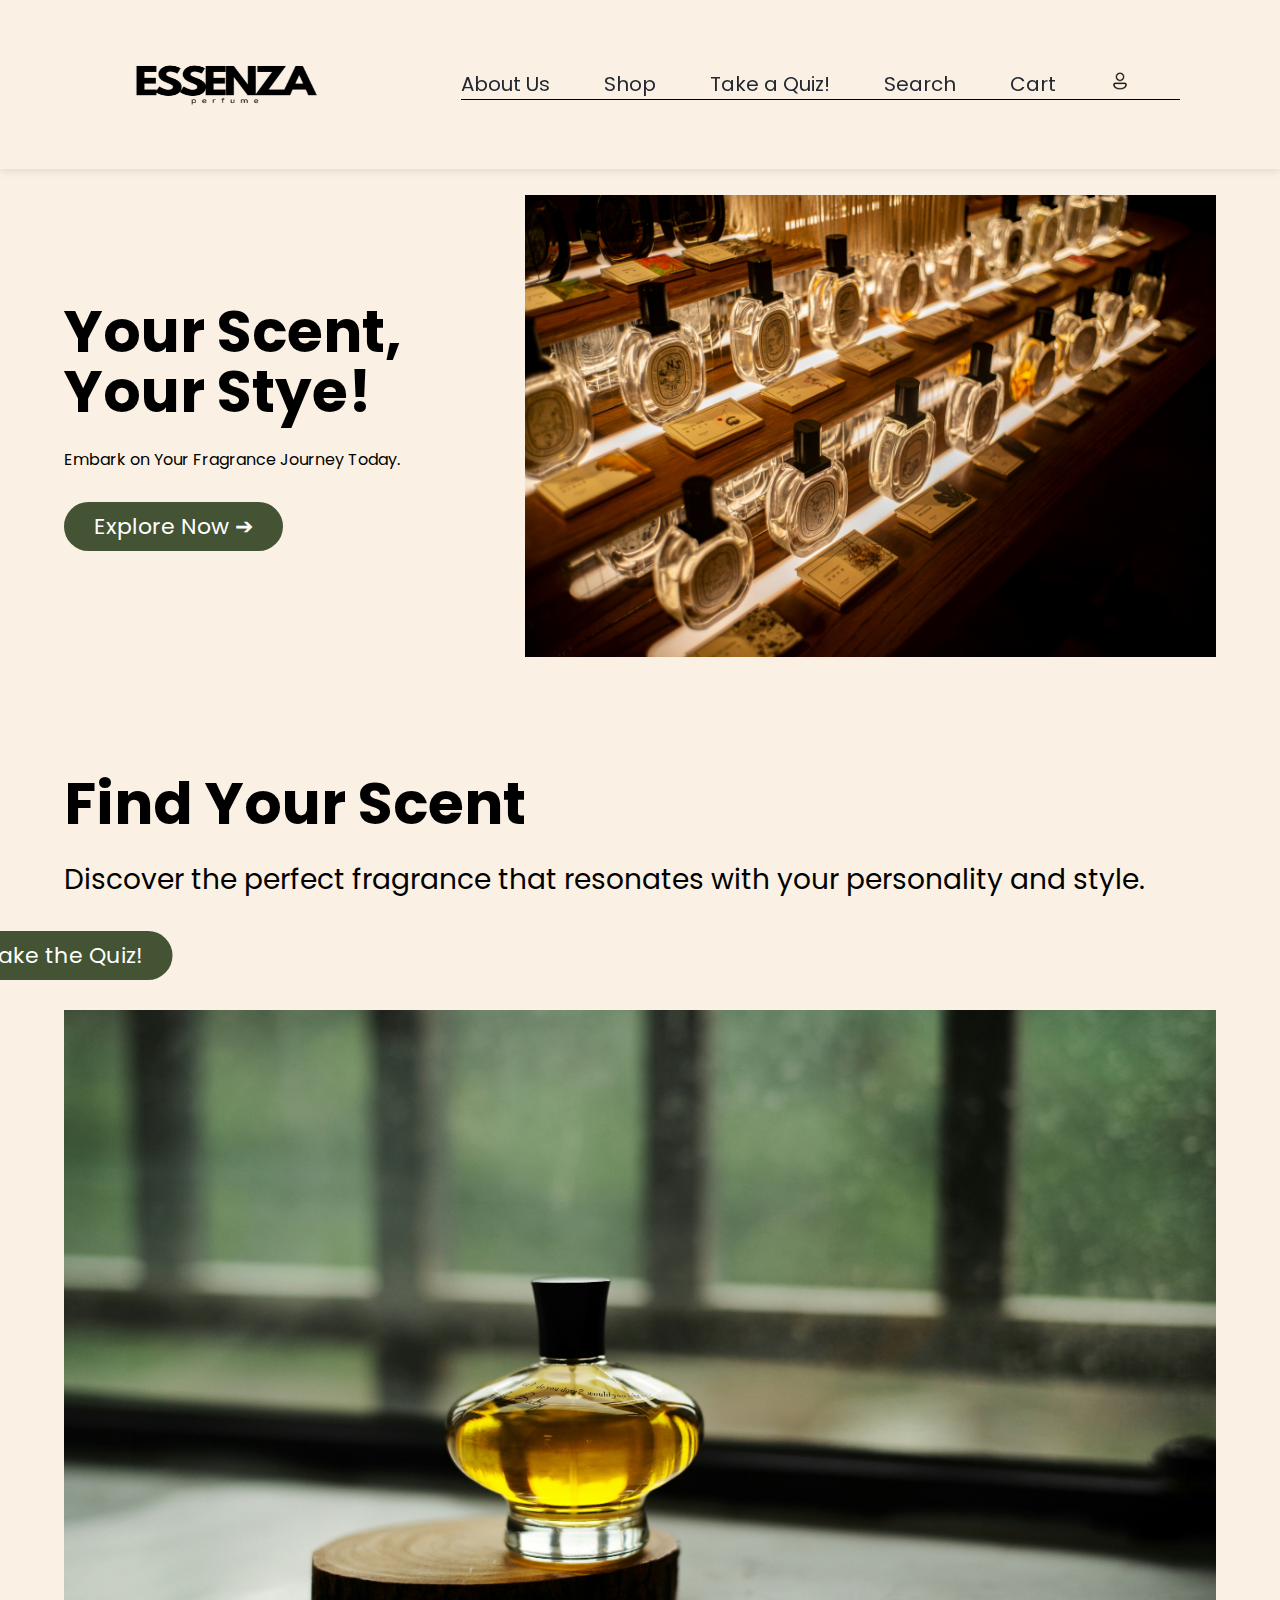
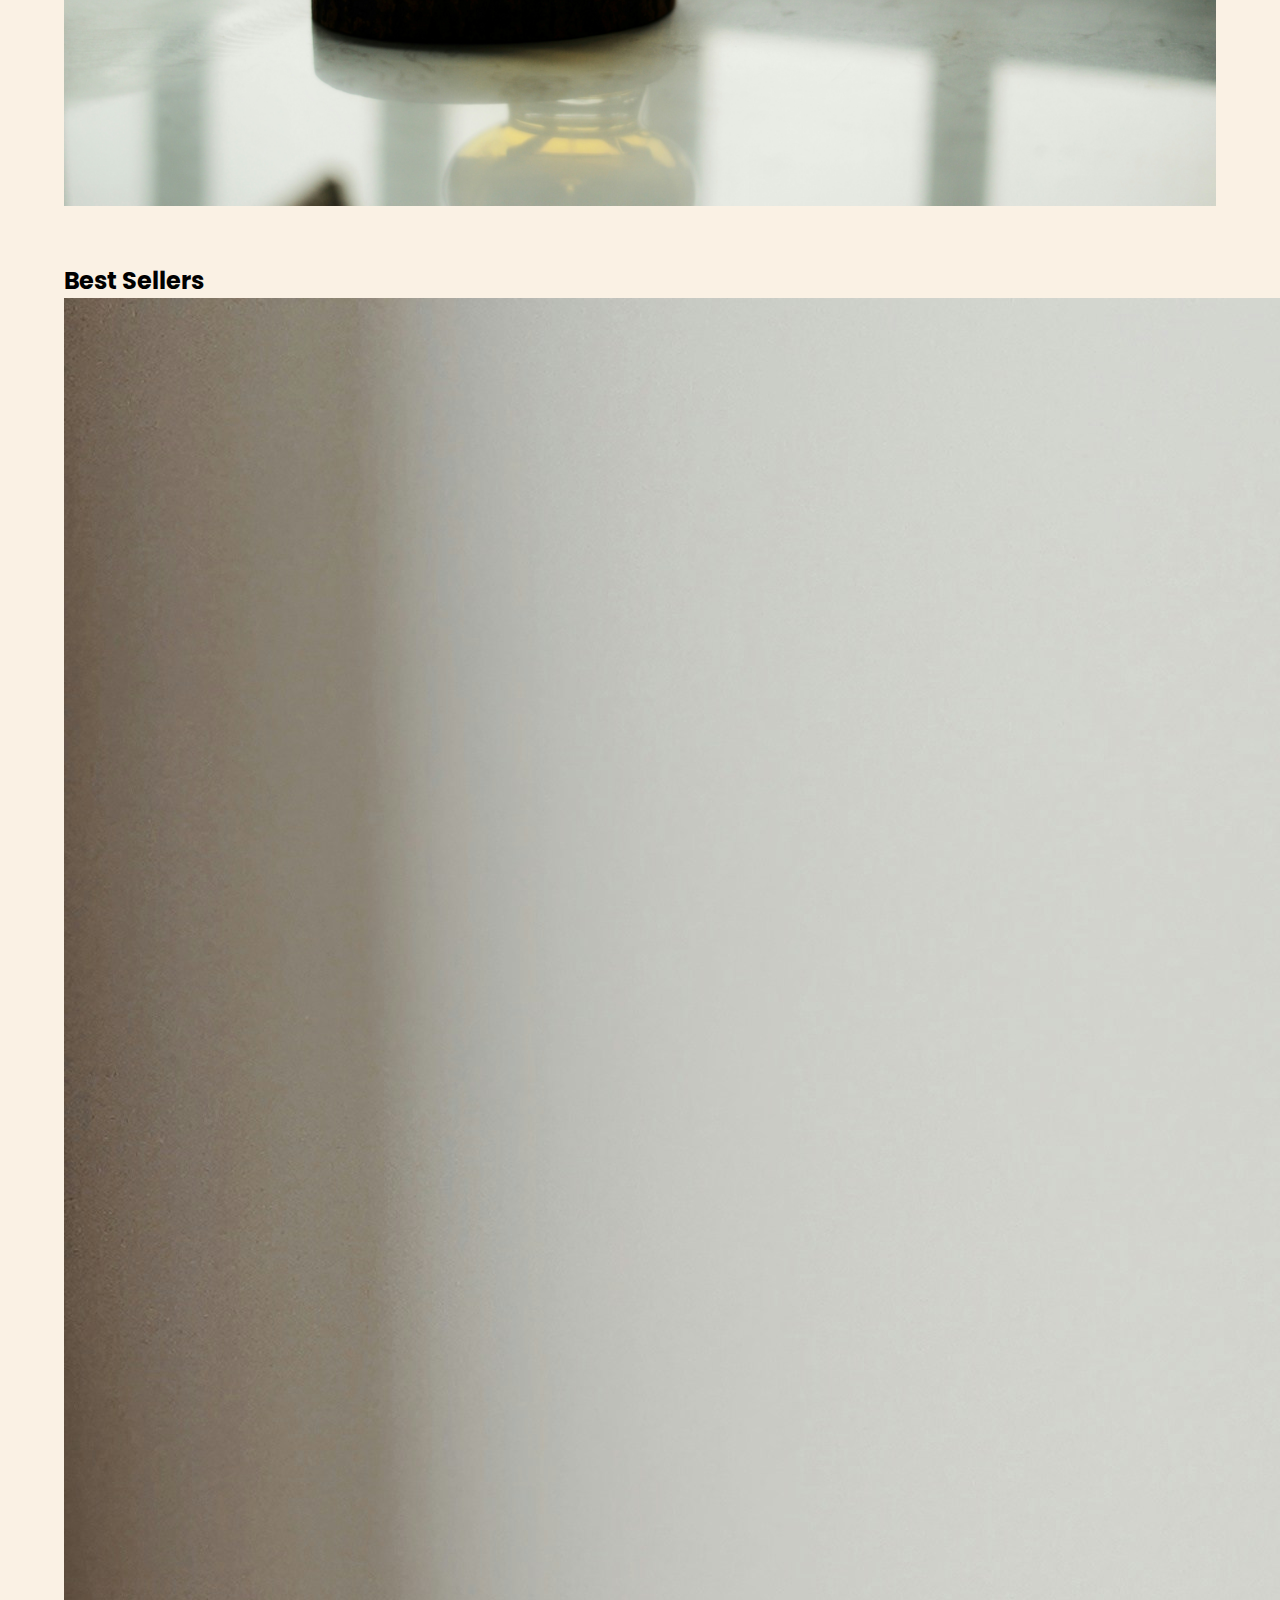
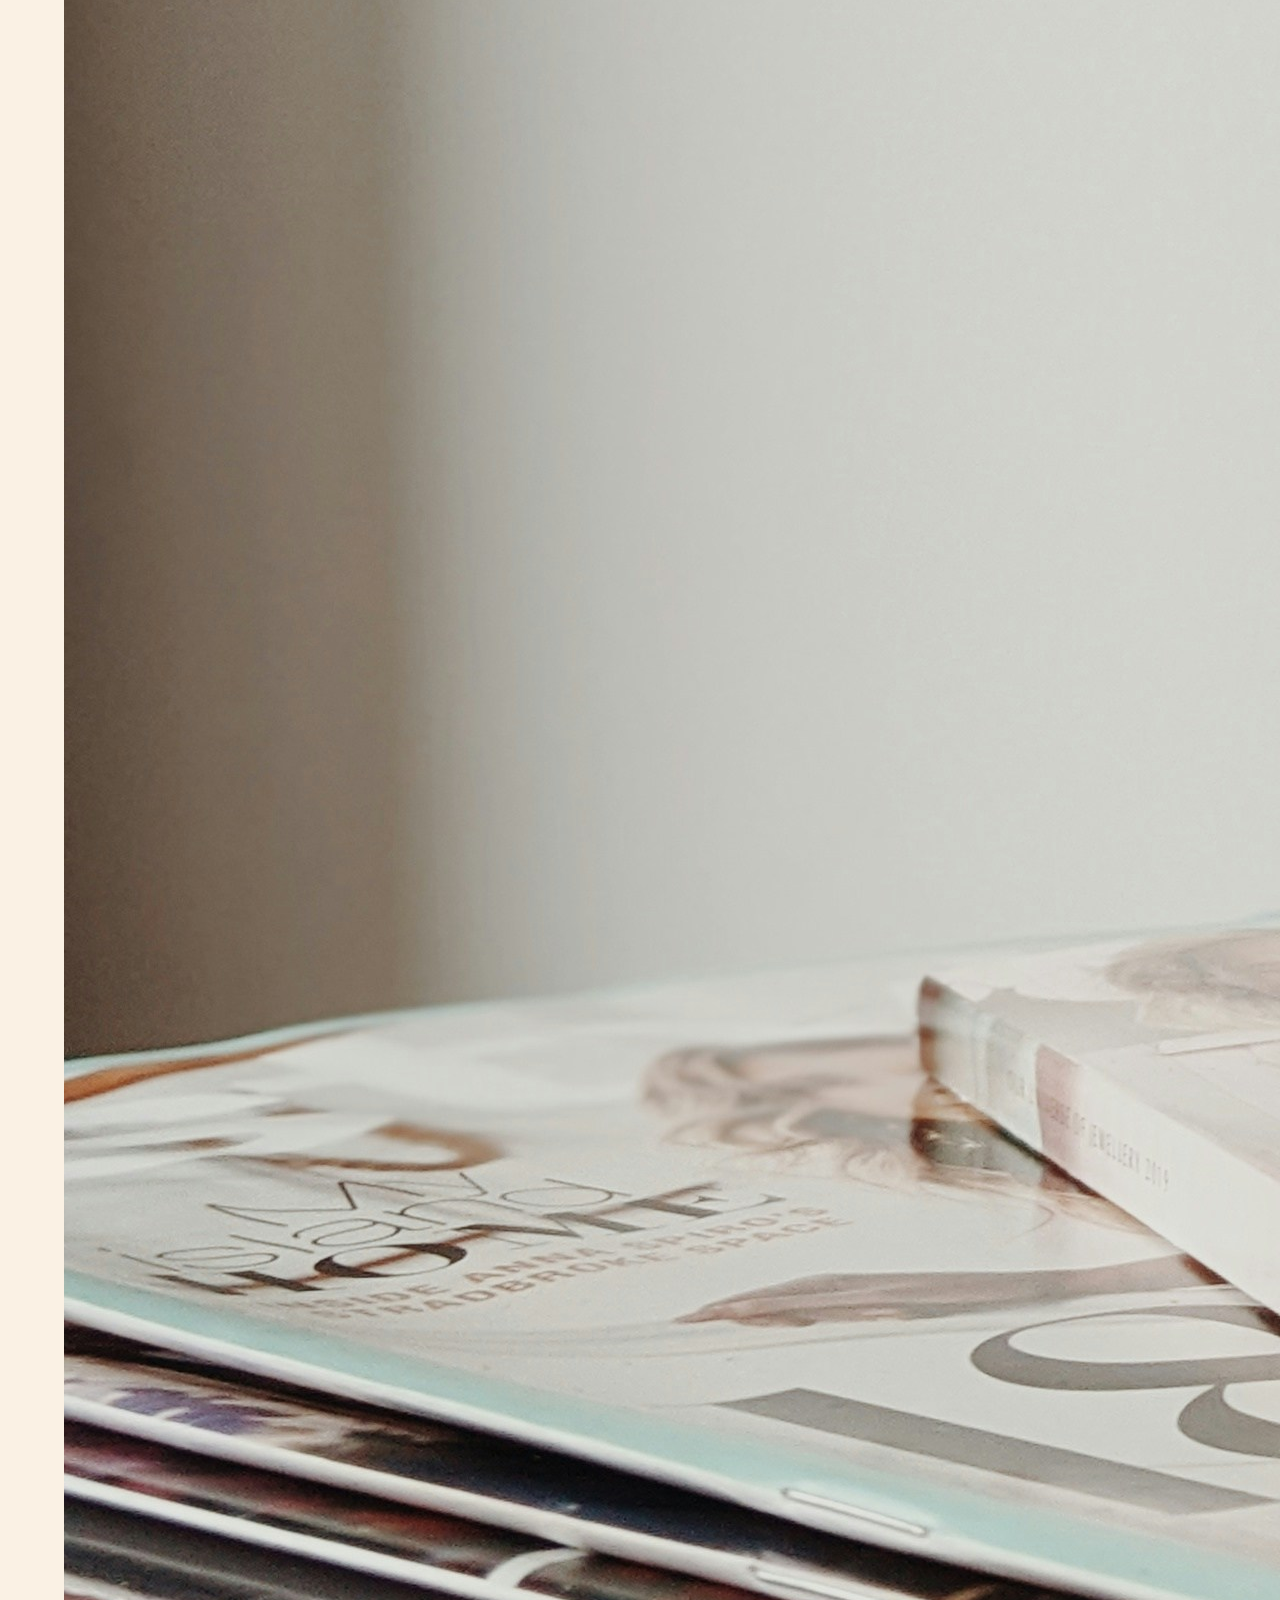
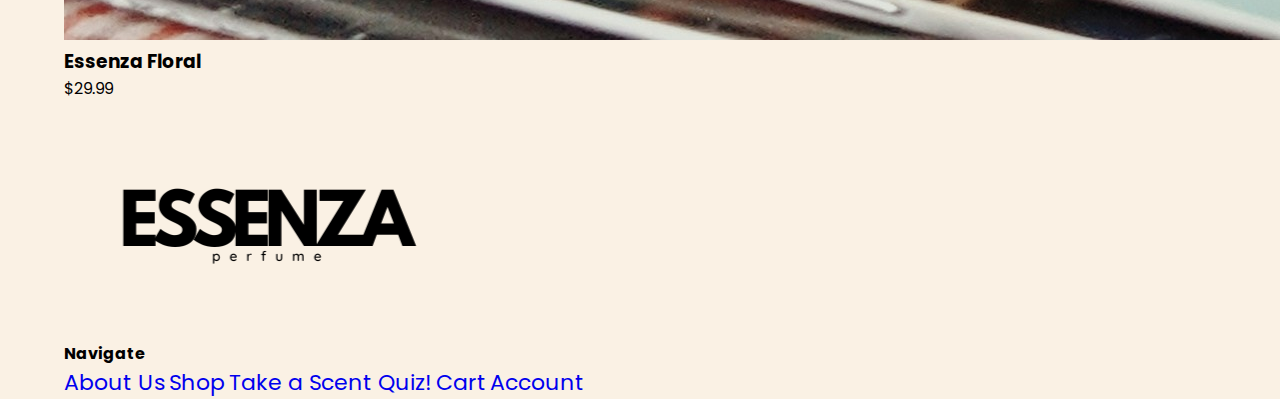
<file: index.html>
<!DOCTYPE html>
<html lang="en">
<head>
    <meta charset="UTF-8">
    <meta name="viewport" content="width=device-width, initial-scale=1.0">
    <title>ESSENZA</title>
    <link rel="stylesheet" href="style.css">
    <link rel="preconnect" href="https://fonts.googleapis.com">
<link rel="preconnect" href="https://fonts.gstatic.com" crossorigin>
<link href="https://fonts.googleapis.com/css2?family=Poppins:ital,wght@0,100;0,200;0,300;0,400;0,500;0,600;0,700;0,800;0,900;1,100;1,200;1,300;1,400;1,500;1,600;1,700;1,800;1,900&display=swap" rel="stylesheet">
</head>
<body>
    <!-- Header Navbar-->
    <header class="navbar">
        <div class="container navbar_content">
            <div class="navbar_logo"><a href="index.html"><img src="images/logo.png" alt="Essenza logo"></a></div>
            <div class="navbar_menu">
                <ul>
                    <li><a href="">About Us</a></li>
                    <li><a href="explore.html">Shop</a></li>
                    <li><a href="">Take a Quiz!</a></li>
                    <li><a href="">Search</a></li>
                    <li><a href="">Cart</a></li>
                    <li><a href=""><img src="images/account.png" width="20px" height="20px" alt="account"></a></li>
                    </ul>
                </ul>
            </div>
        </div>
    </header>

    <!-- Hero Section-->
     <section class="hero">
        <div class="container hero_content">
            <div class="hero_heading">
                <h1>Your Scent,<br>Your Stye!</h1>
                <p>Embark on Your Fragrance Journey Today.</p>
                <a href="explore.html" class="btn">Explore Now &#x2794;</a>
            </div>
            <div class="hero_image">
                <img src="images/jay-huang-TUUY5yORBc0-unsplash.jpg" alt="Perfume">
            </div>
        </div>
     </section>

     <!-- Quiz Section-->
    <section class="find-scent">
        <div class="container find-scent_content">
            <h2>Find Your Scent</h2>
            <p>Discover the perfect fragrance that resonates with your personality and style.</p>
            <a href="" class="btn">Take the Quiz!</a>
            <img src="images/21-swan-_7WfmjYokKU-unsplash.jpg" alt="Quiz Image">
        </div>
    </section>

    <!-- Best Sellers -->
  <section class="best-sellers">
    <div class="container">
      <h2 class="section-title">Best Sellers</h2>
      <div class="product-slider">
        <!-- Product Card -->
        <div class="product-card">
          <img src="images/lum-co-aZC7iL8XqL4-unsplash.jpg" alt="Product 1" class="product-card__image" />
          <h3 class="product-card__title">Essenza Floral</h3>
          <p class="product-card__price">$29.99</p>
        </div>
        <!-- Repeat or render dynamically -->
      </div>
    </div>
  </section>

  <!-- Footer -->
    <footer class="footer">
        <div class="container footer-content">
            <div class="footer-logo">
                <a href="index.html"><img src="images/logo.png"alt="Essenza Logo" /></a>
            </div>
            <div class="footer-nav">
                <h4>Navigate</h4>
                <a href="#about">About Us</a>
                <a href="explore.html">Shop</a>
                <a href="#quiz">Take a Scent Quiz!</a>
                <a href="#cart">Cart</a>
                <a href="#account">Account</a>
            </div>
        </div>
    </footer>

</body>
</html>
</file>
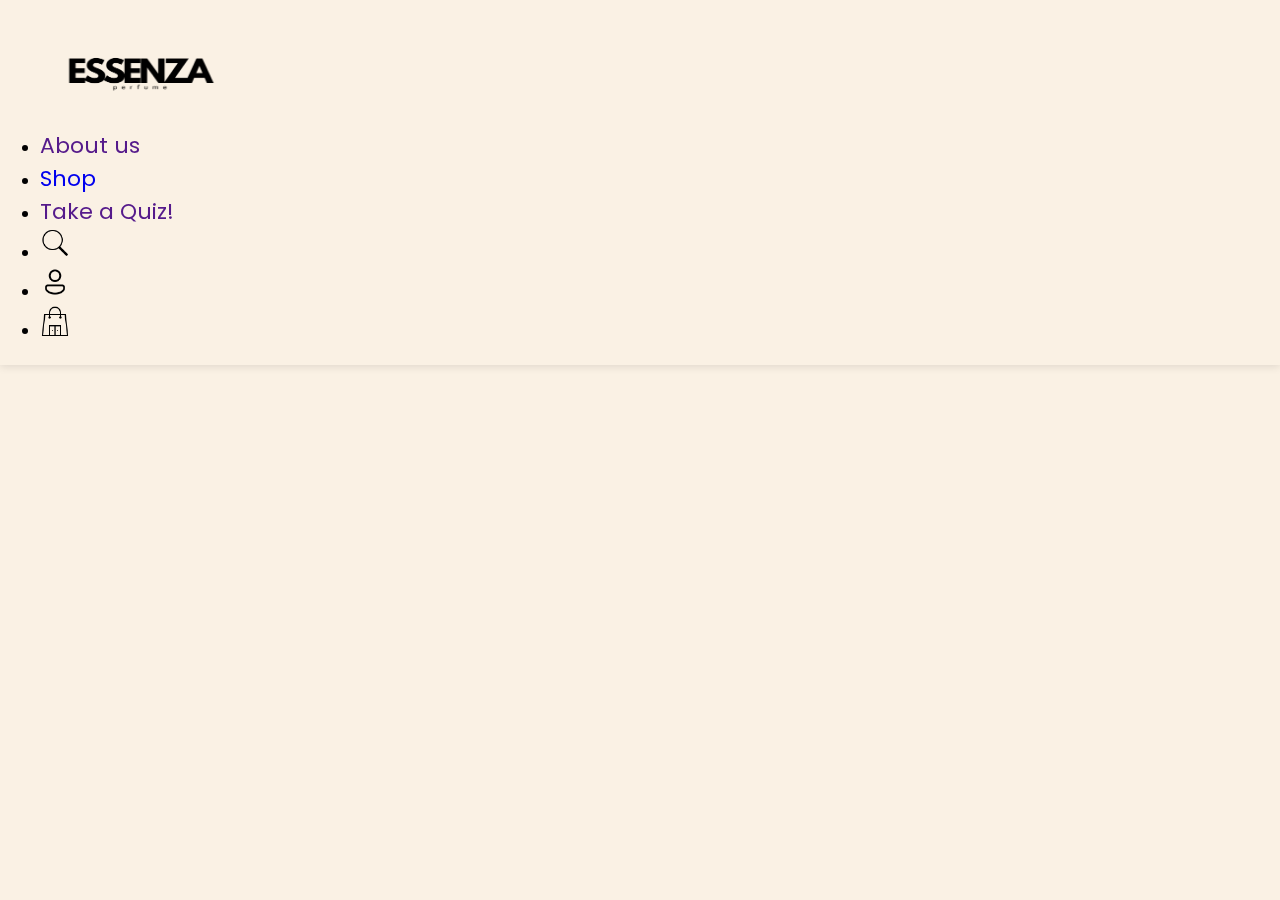
<file: explore.html>
<!DOCTYPE html>
<html lang="en">
<head>
    <meta charset="UTF-8">
    <meta name="viewport" content="width=device-width, initial-scale=1.0">
    <title>Explore</title>
    <link rel="stylesheet" href="style.css">
    <script src="script.js"></script>
    <link rel="preconnect" href="https://fonts.googleapis.com">
<link rel="preconnect" href="https://fonts.gstatic.com" crossorigin>
<link href="https://fonts.googleapis.com/css2?family=Poppins:ital,wght@0,100;0,200;0,300;0,400;0,500;0,600;0,700;0,800;0,900;1,100;1,200;1,300;1,400;1,500;1,600;1,700;1,800;1,900&display=swap" rel="stylesheet">
</head>
<body>
    <header class="header">
        <div class="container">
            <div class="navbar">
                 <div class="logo">
                    <a href="index.html"><img src="images/logo.png" width="200px" height="100px" alt=""></a>
                 </div>
                <nav>
                    <ul>
                        <li><a href="">About us</a></li>
                        <li><a href="explore.html">Shop</a></li>
                        <li><a href="">Take a Quiz!</a></li>
                        <li><a href=""><img src="images/search.png" width="30px" height="30px" alt="search"></a></li>
                        <li><a href=""><img src="images/account.png" width="30px" height="30px" alt="account"></a></li>
                        <li><a href=""><img src="images/cart.png" width="30px" height="30px" alt="cart"></a></li>
                    </ul>
                </nav>
                
            </div>
    </div>
    </header>

    <section>
        
    </section>


     <!-- Footer -->
    <footer class="footer">
        <div class="footer-content">
            <div class="footer-logo">
                <a href="index.html"><img src="images/logo.png"alt="Essenza Logo" /></a>
            </div>
            <div class="footer-nav">
                <h4>Navigate</h4>
                <a href="#about">About Us</a>
                <a href="explore.html">Shop</a>
                <a href="#quiz">Take a Scent Quiz!</a>
                <a href="#cart">Cart</a>
                <a href="#account">Account</a>
            </div>
        </div>
        <div class="footer-bottom">
            &copy; 2025 ESSENZA PERFUME
        </div>
    </footer>
</body>
</html>
</file>
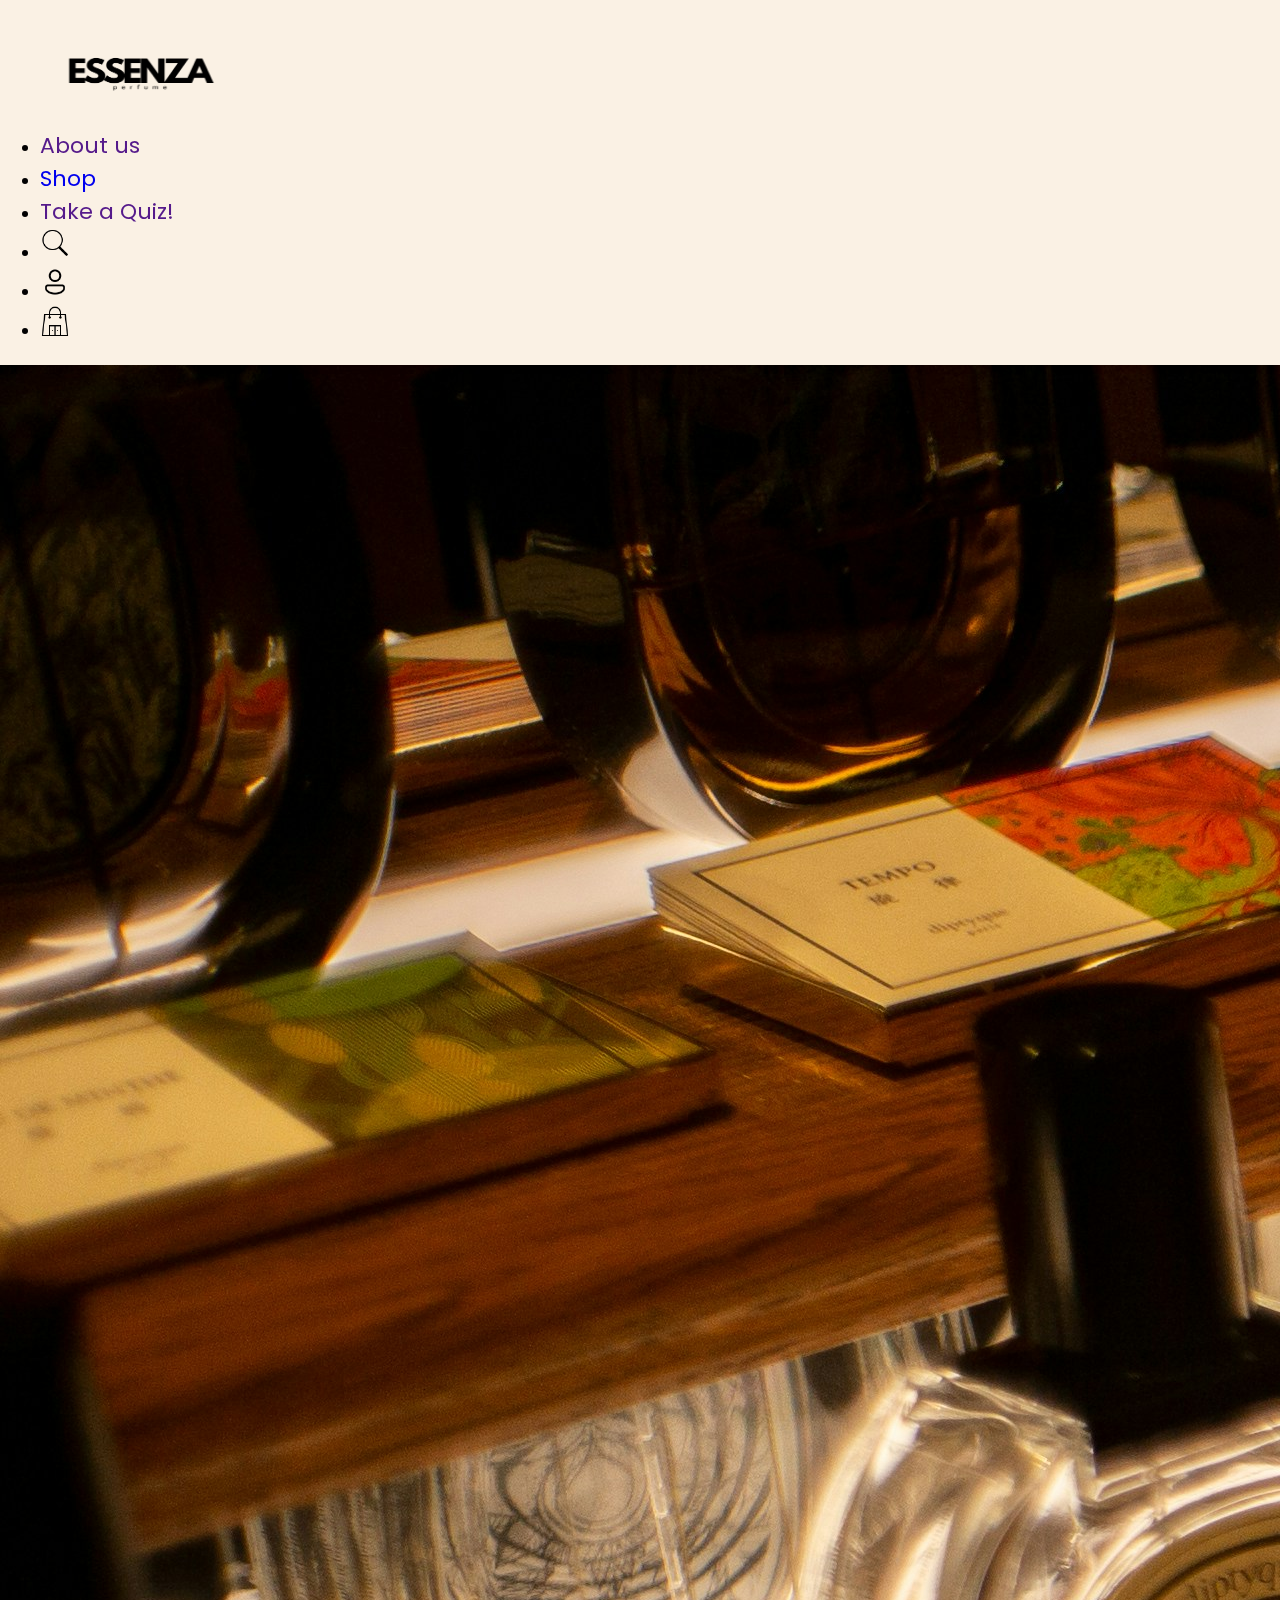
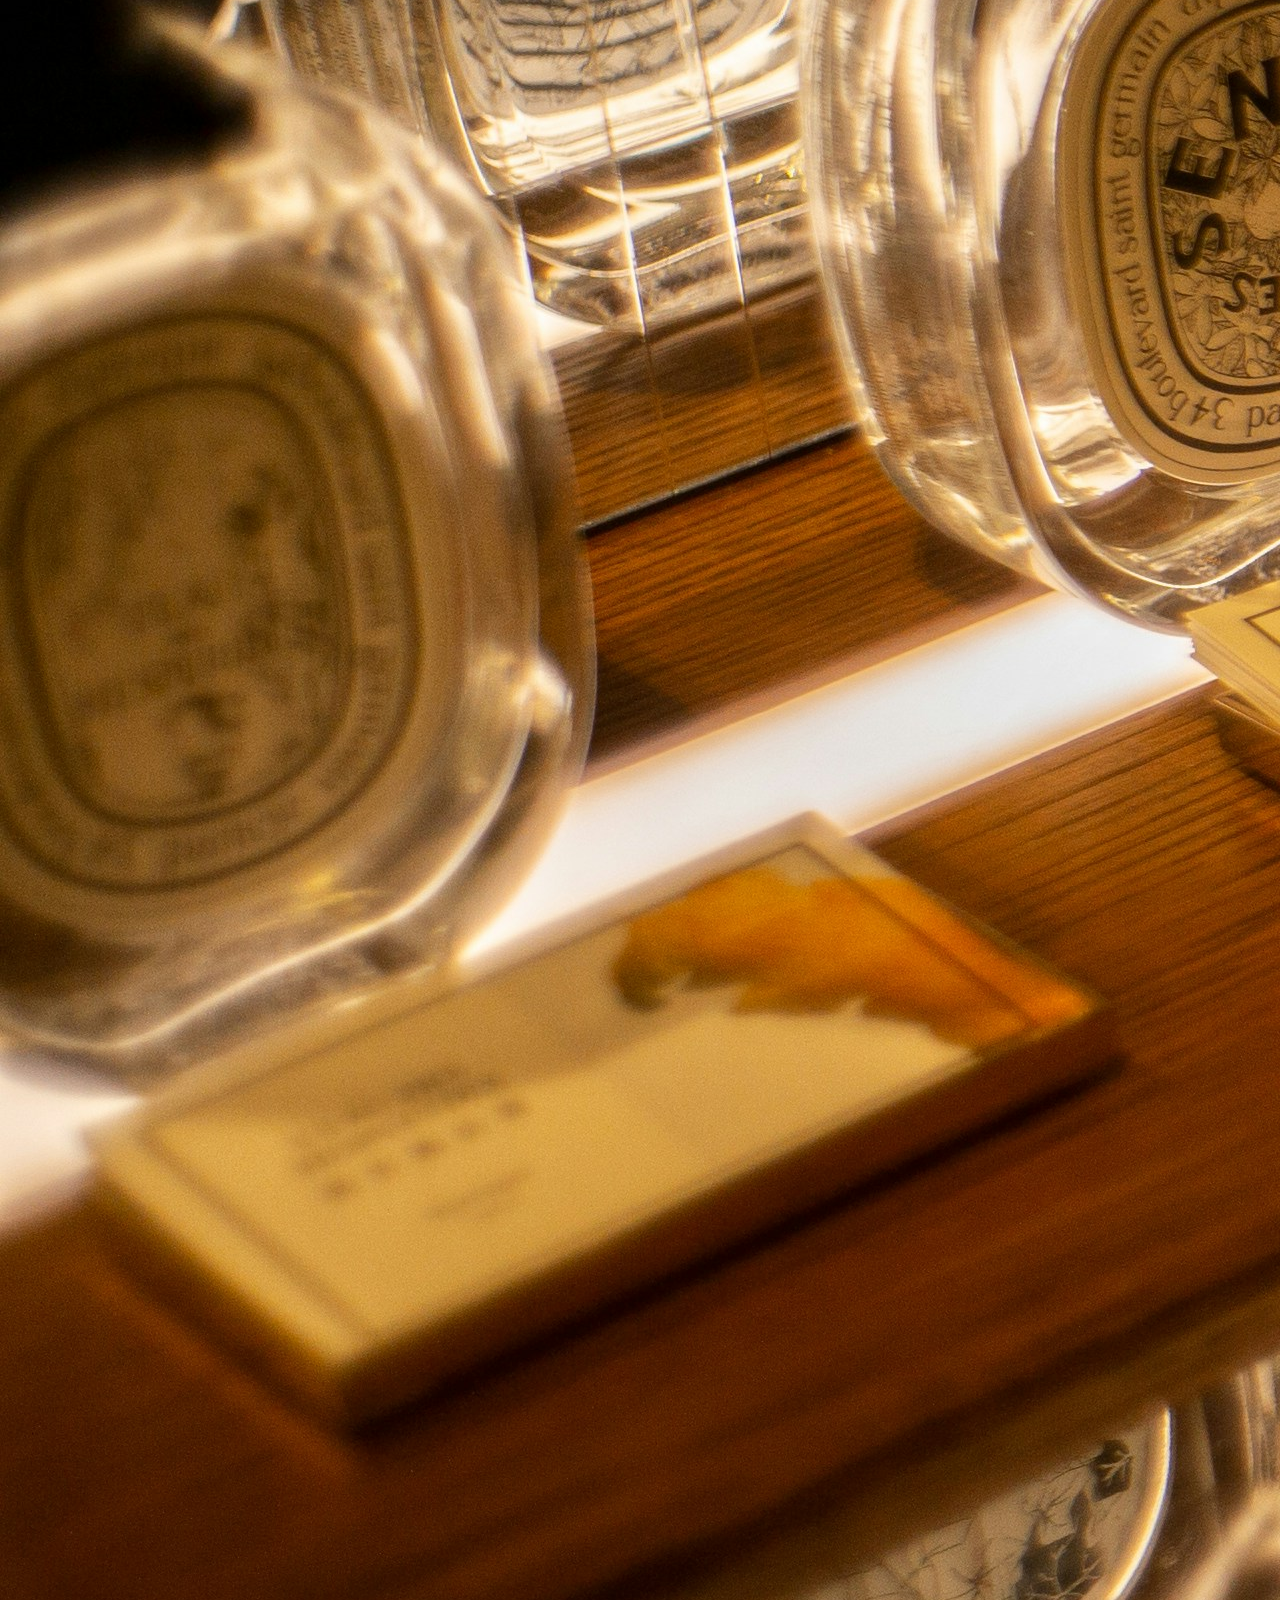
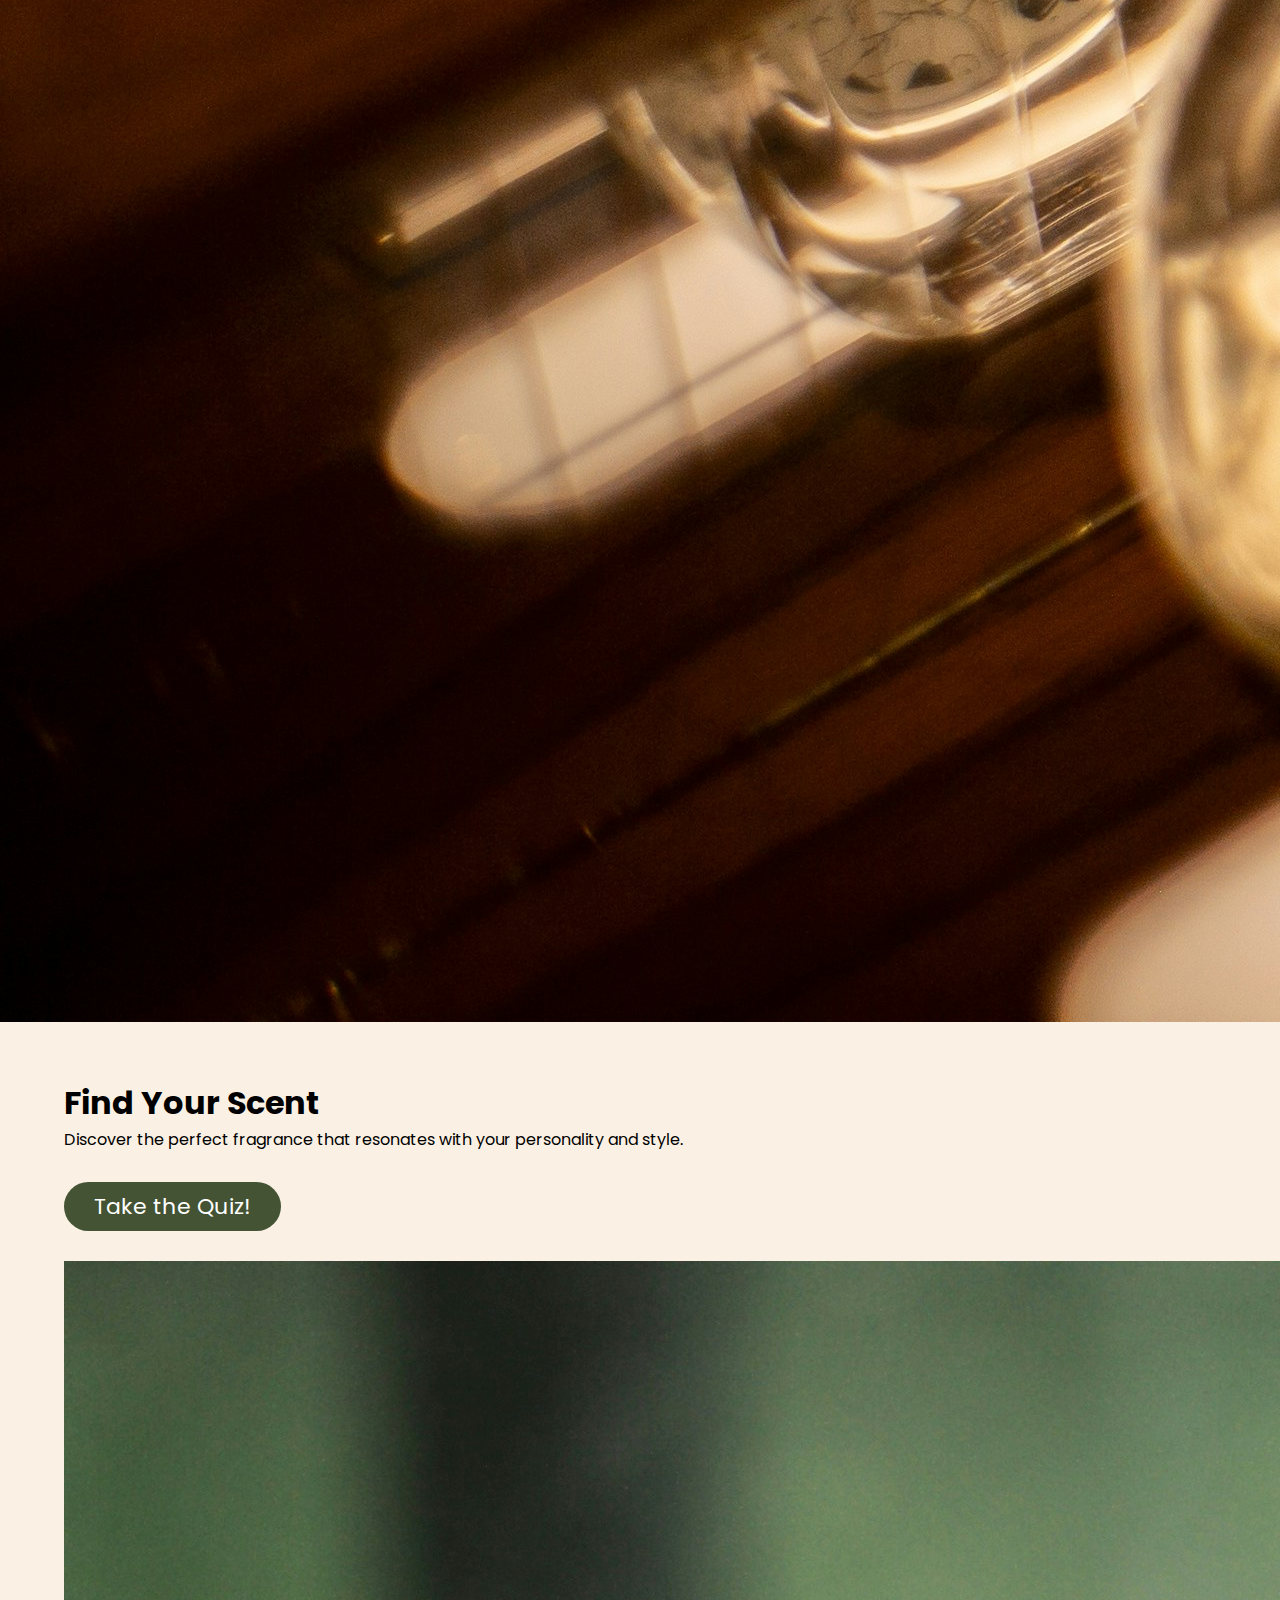
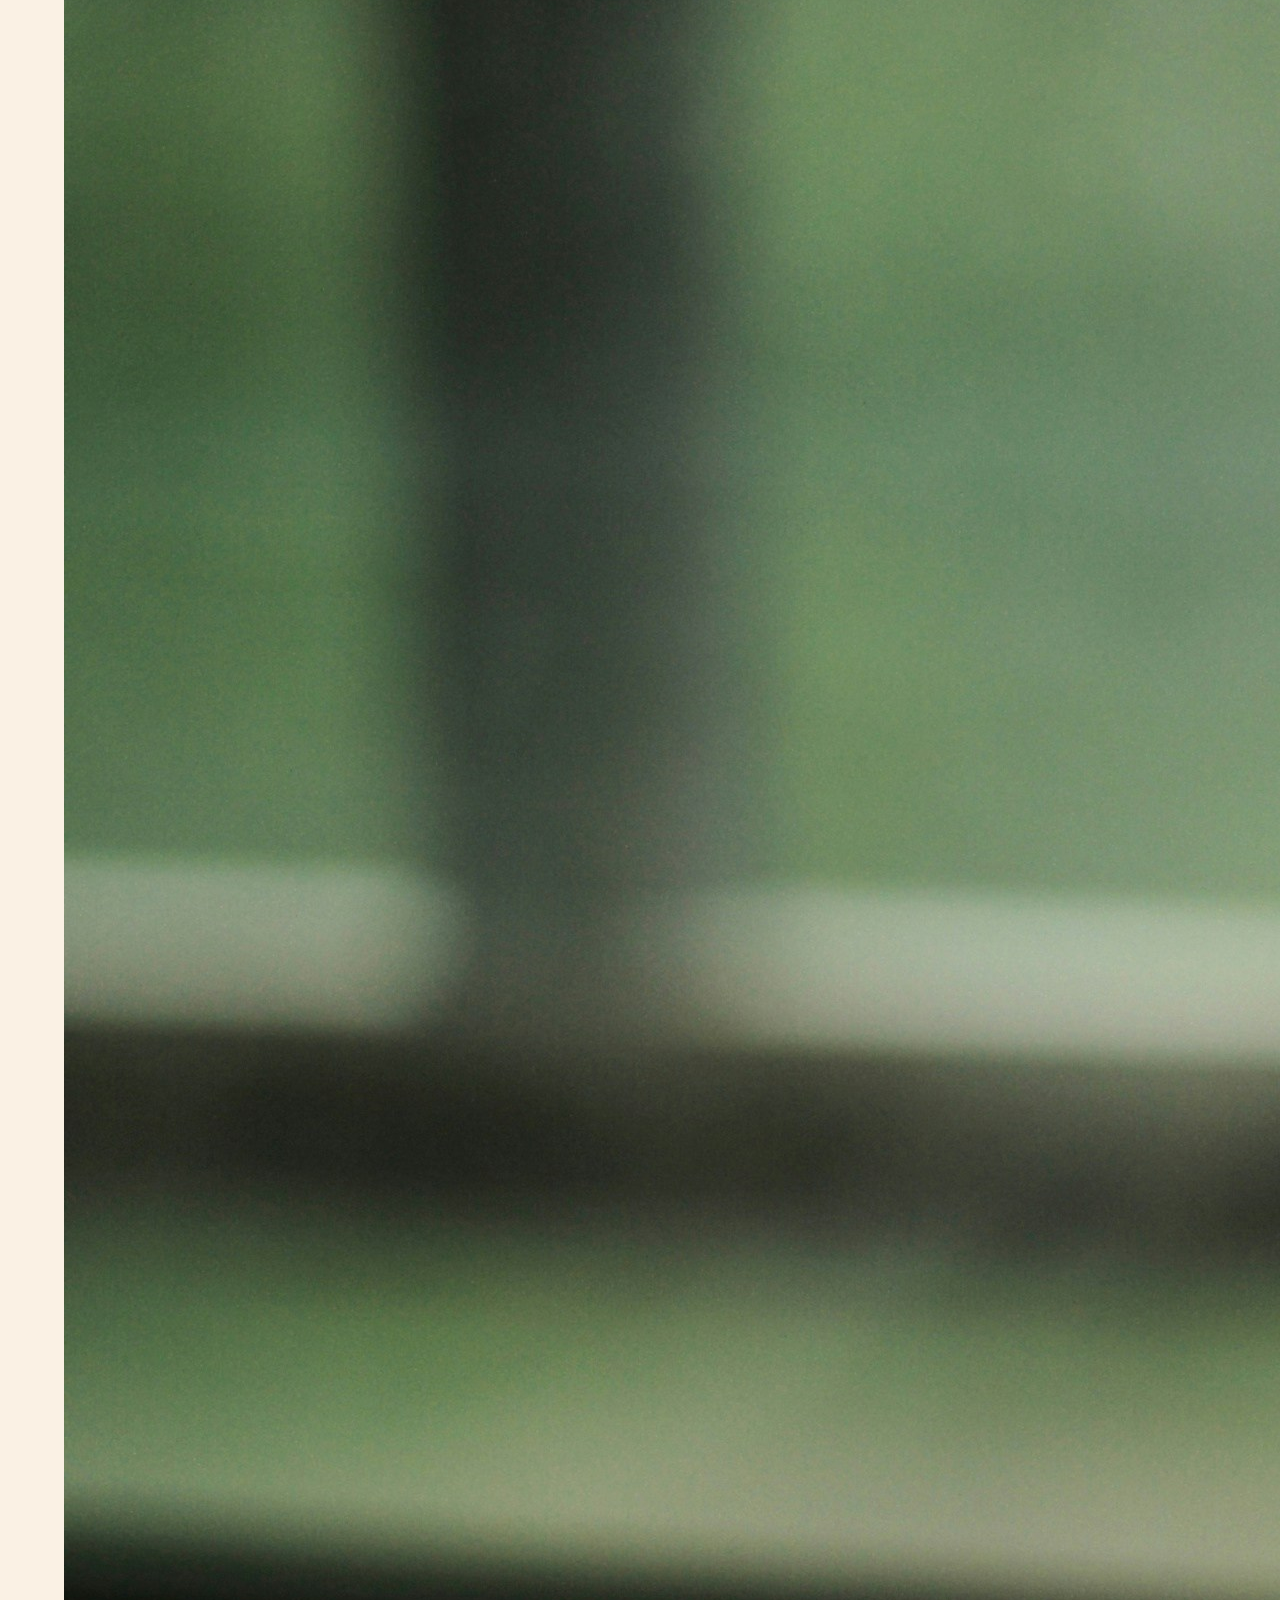
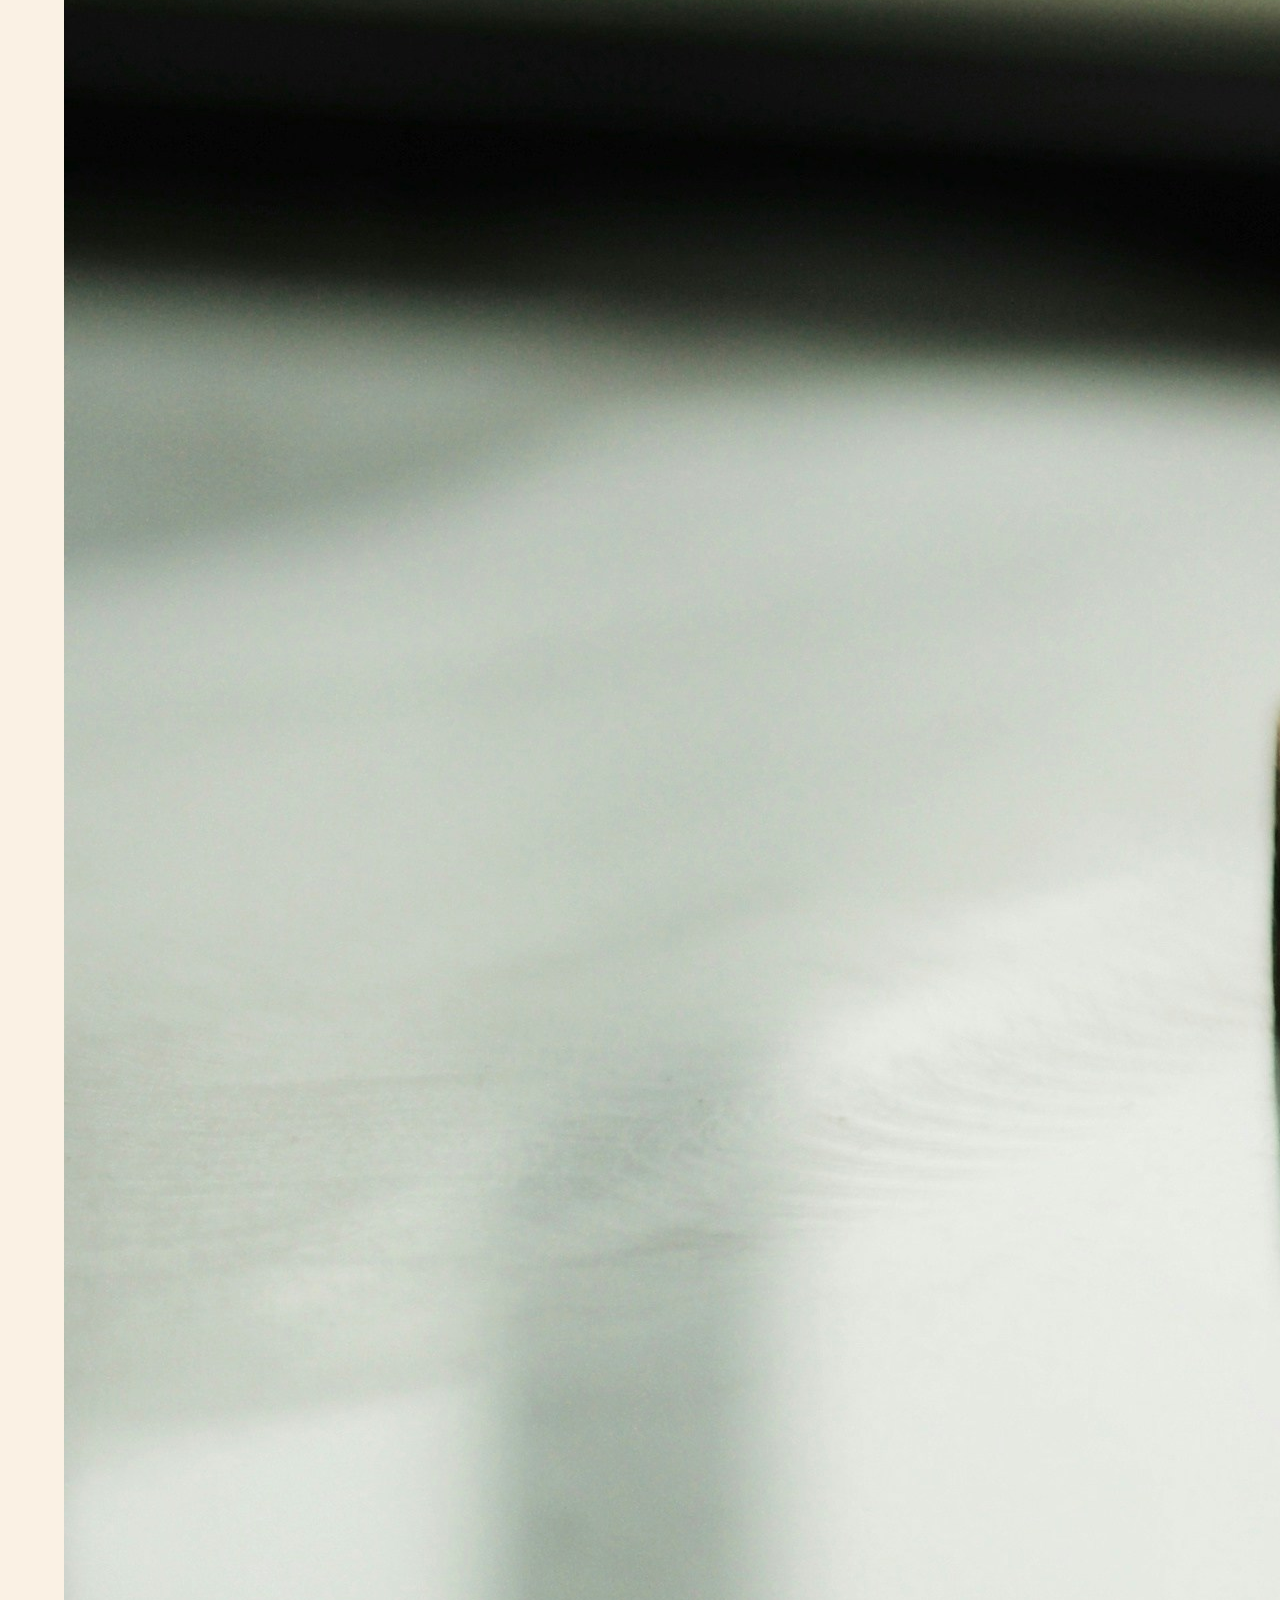
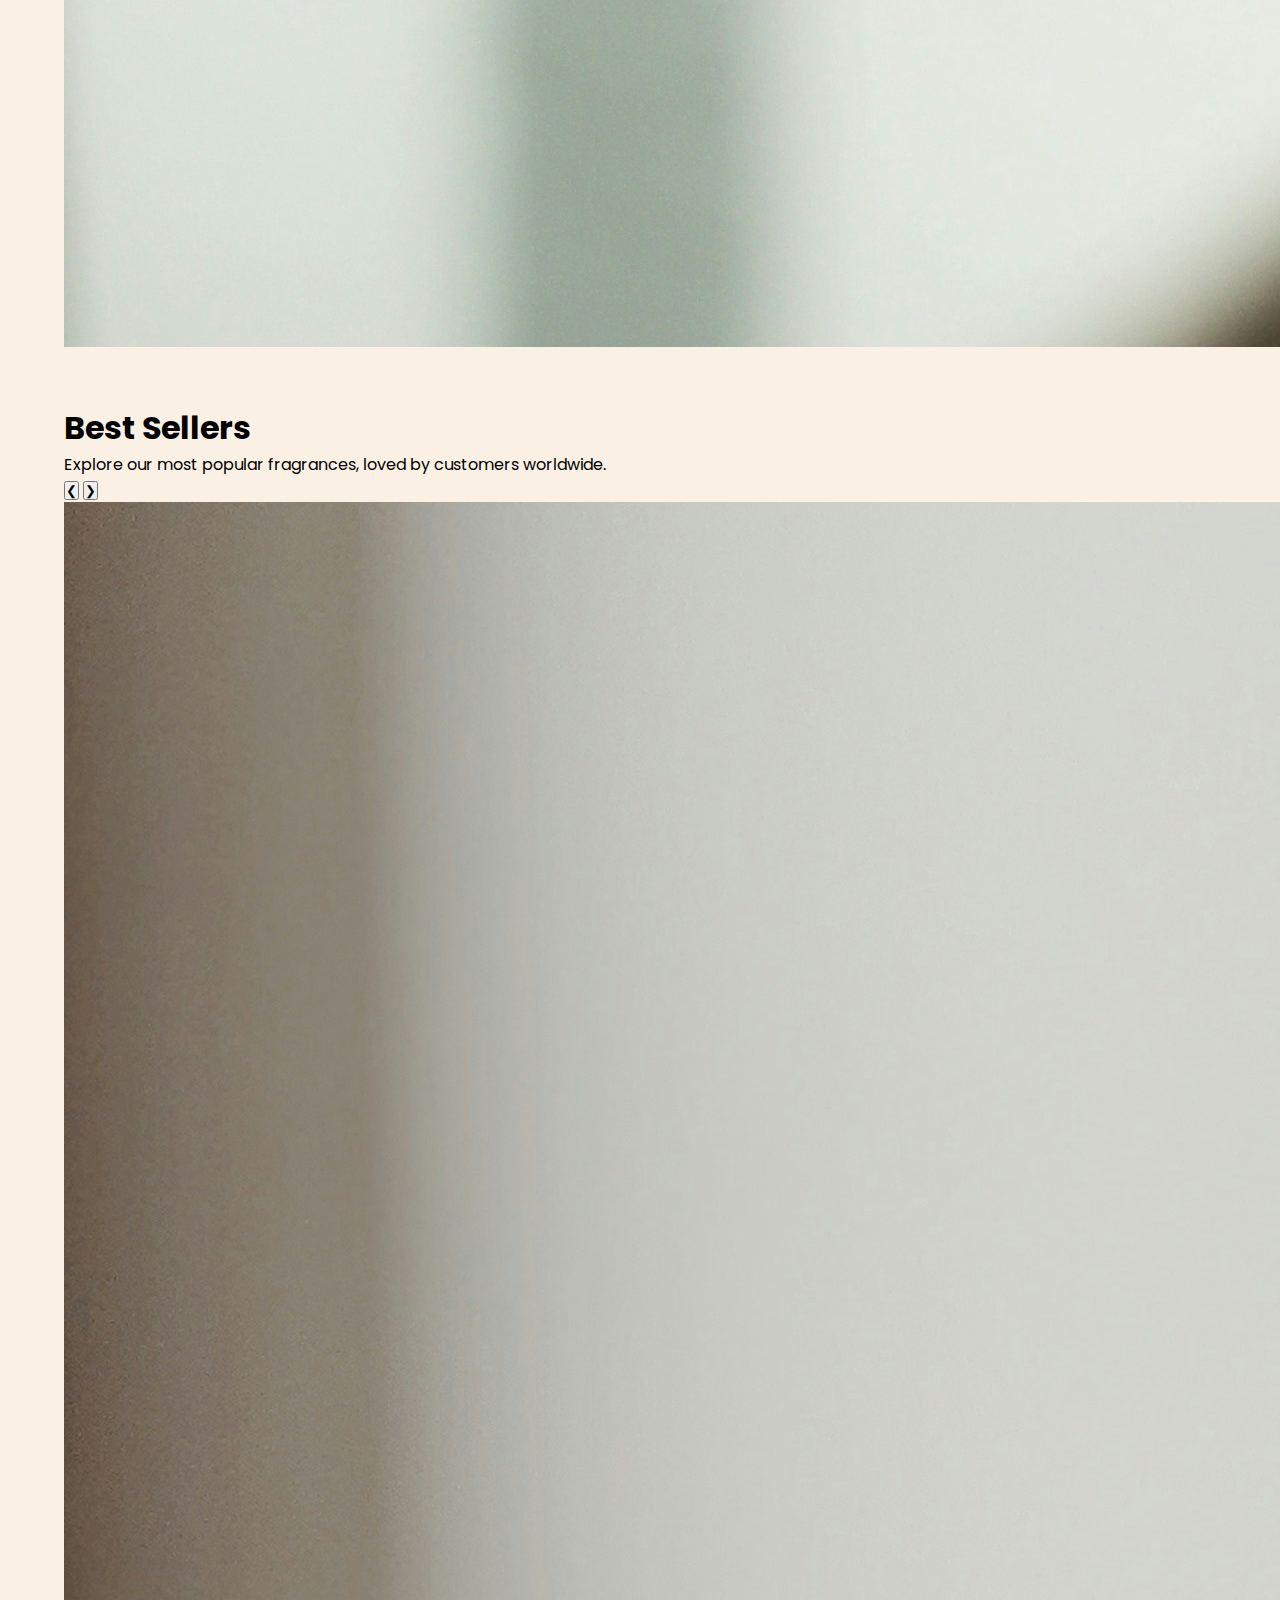
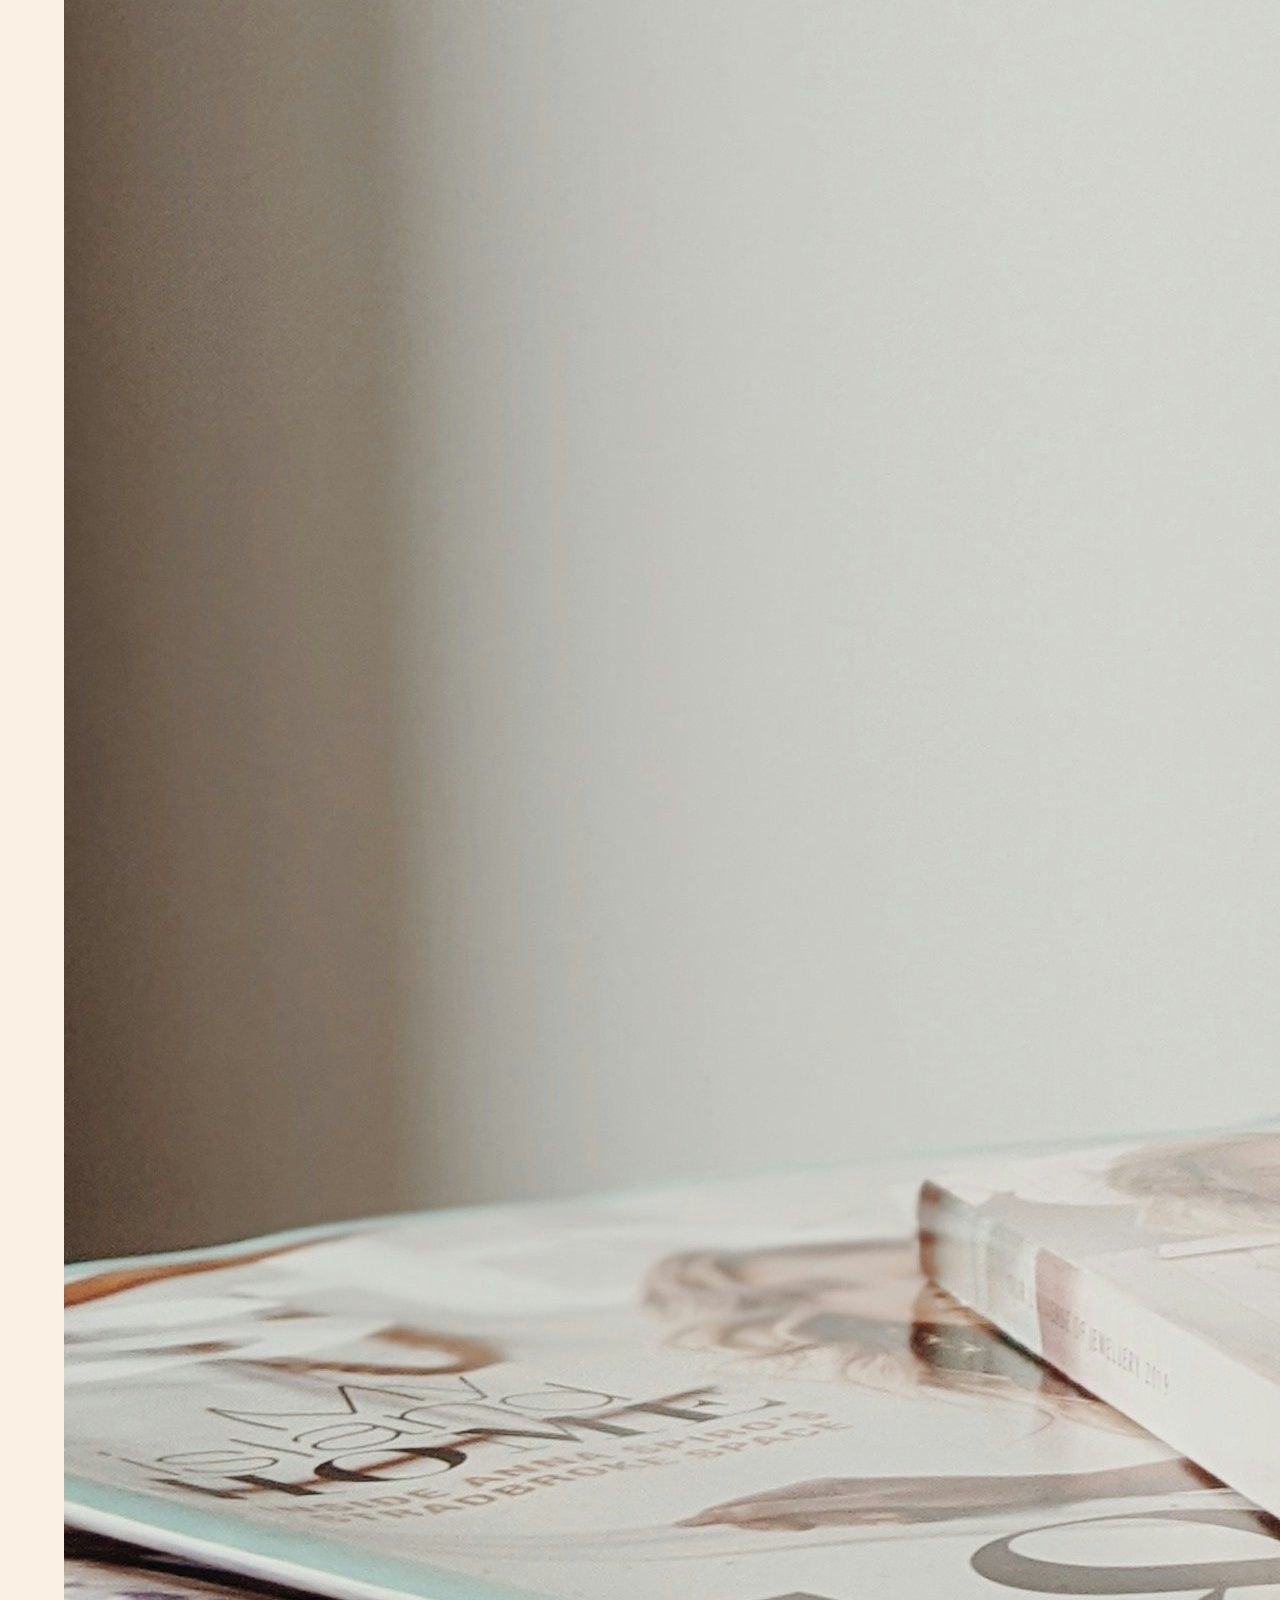
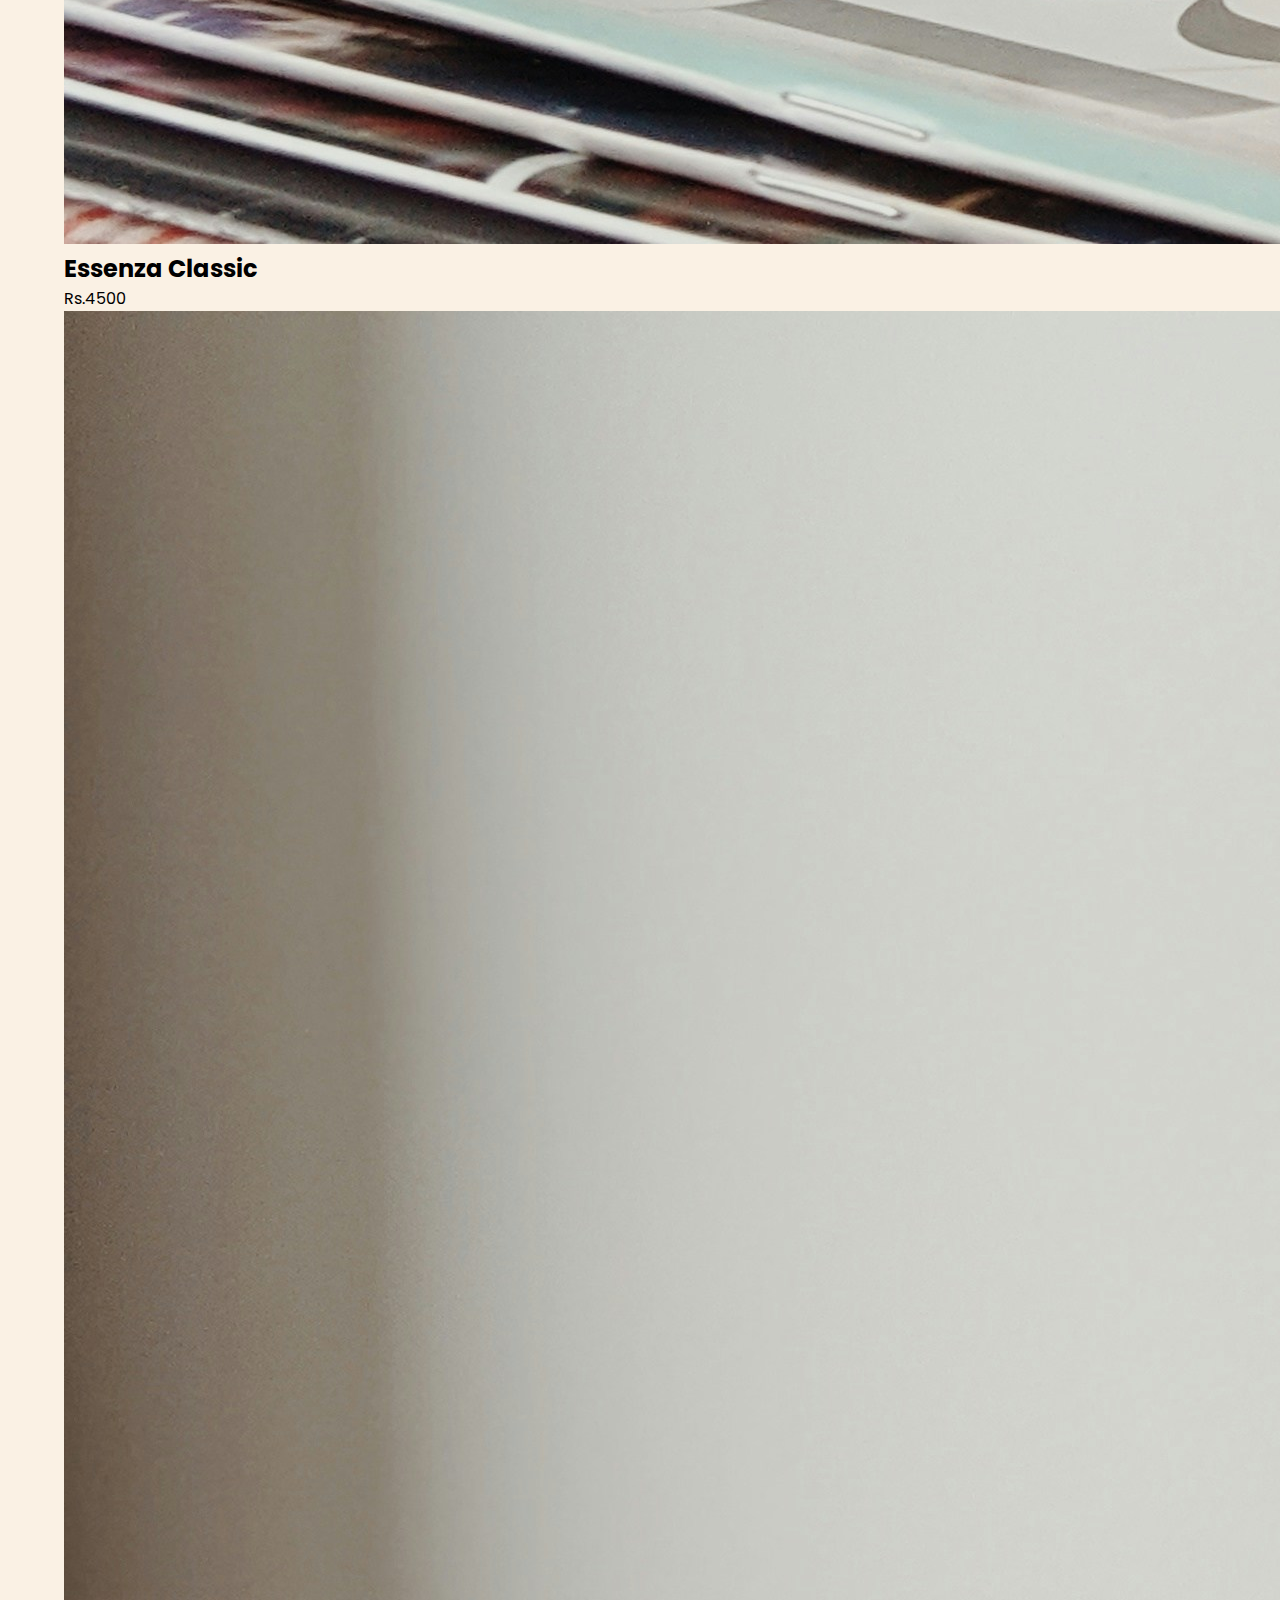
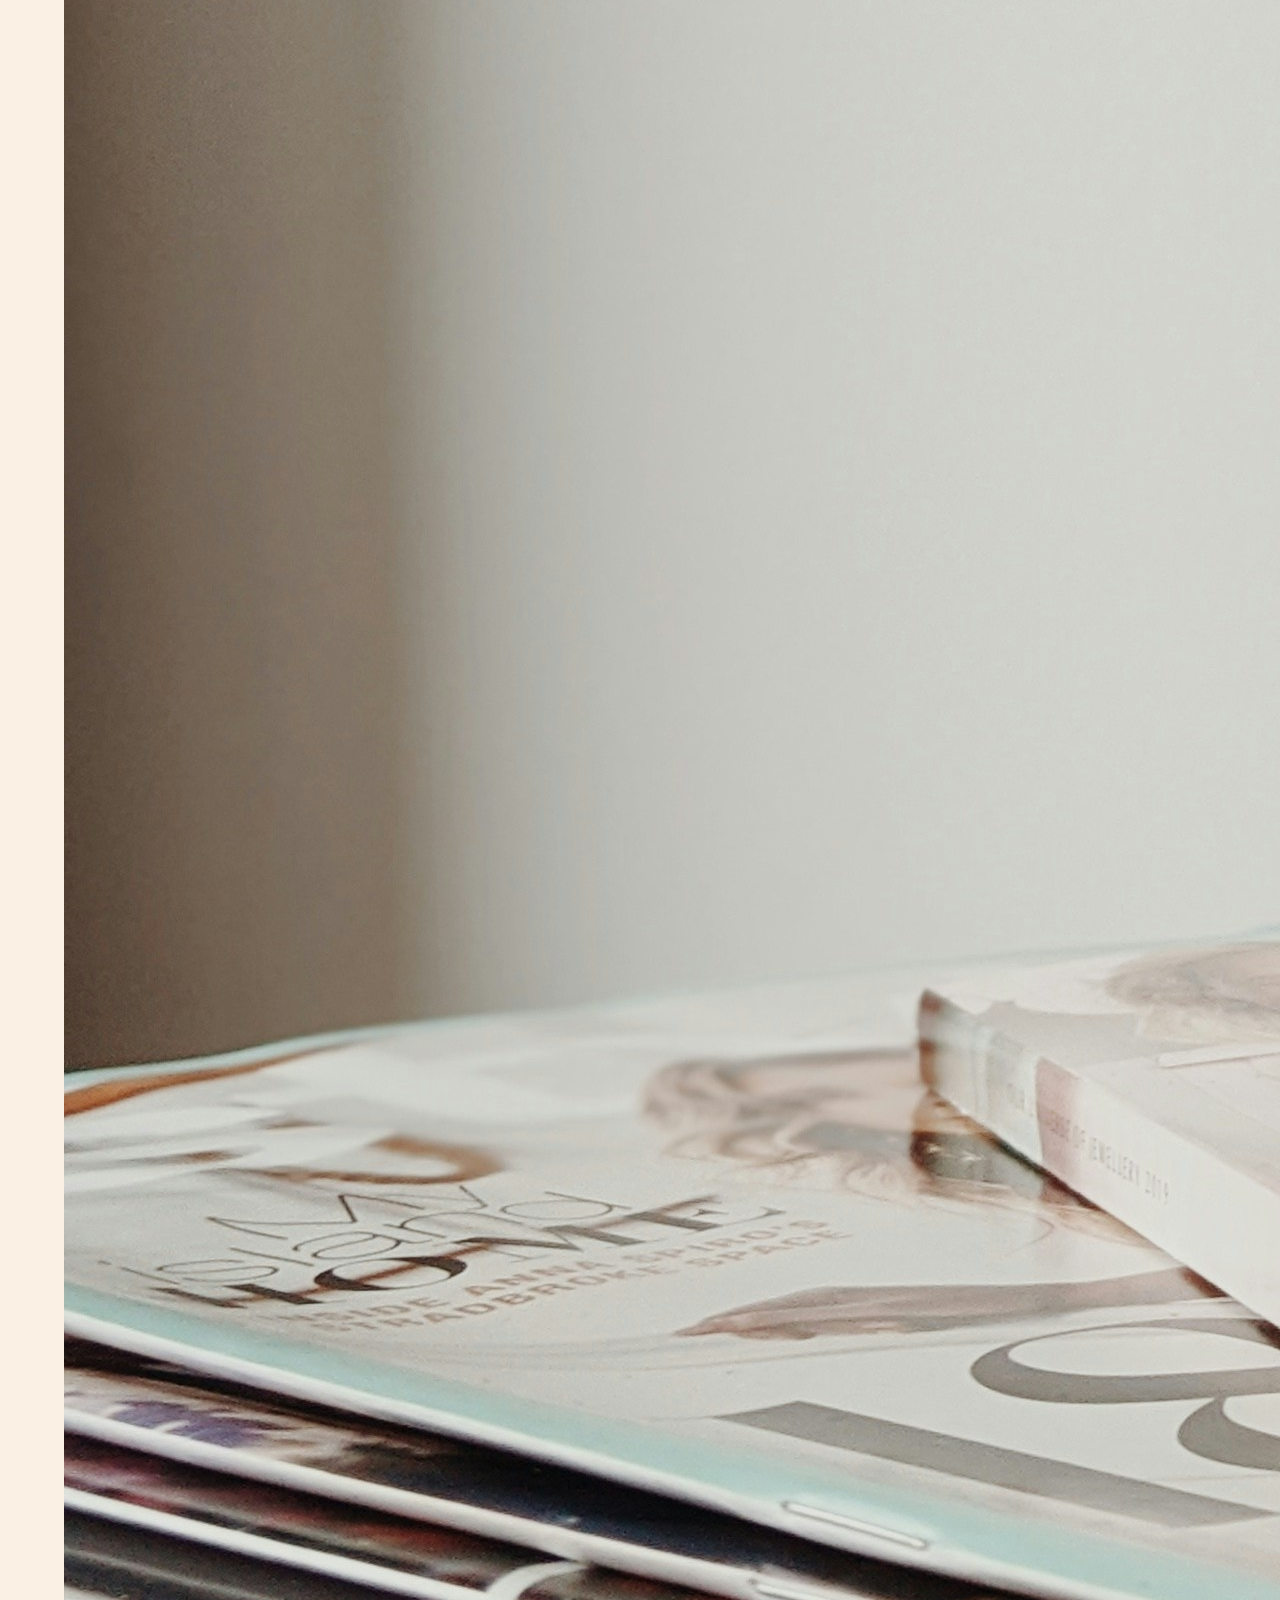
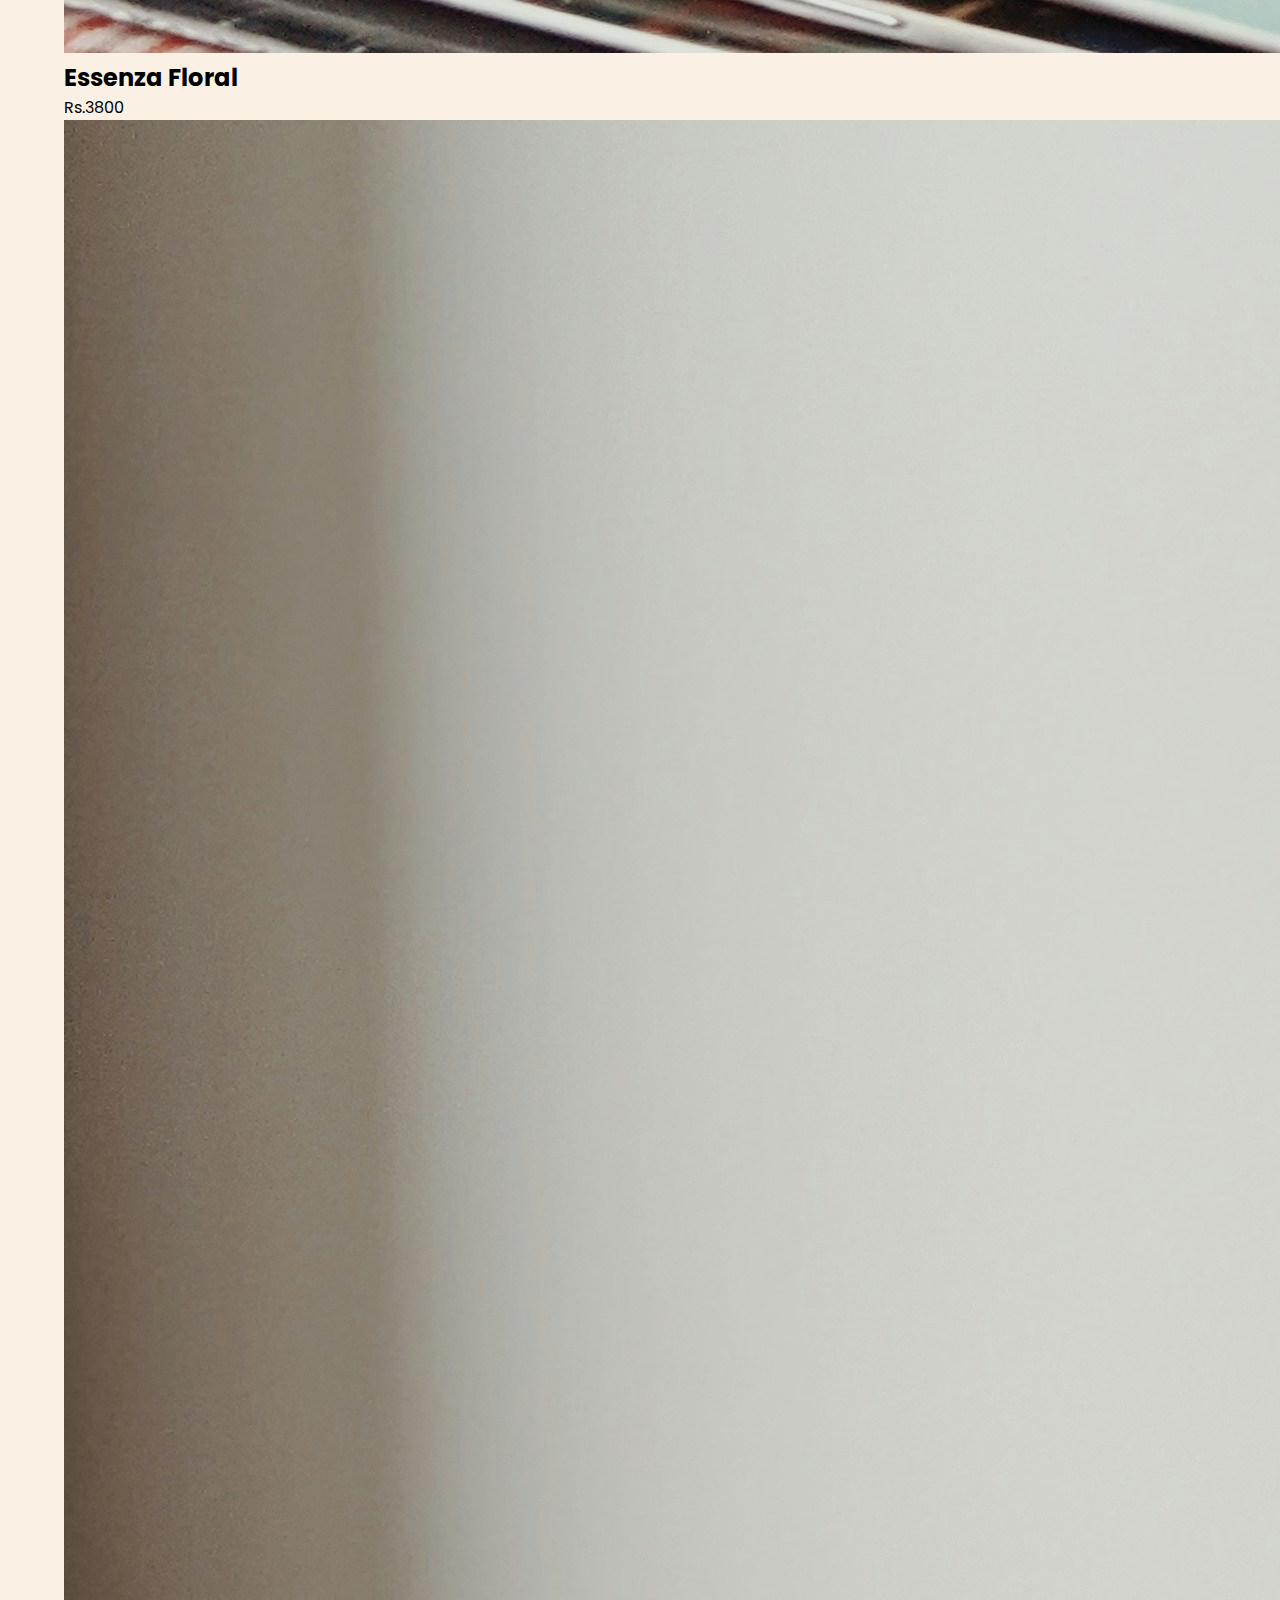
<file: Oldindex.html>
<!DOCTYPE html>
<html lang="en">
<head>
    <meta charset="UTF-8">
    <meta name="viewport" content="width=device-width, initial-scale=1.0">
    <title>Essenza</title>
    <link rel="stylesheet" href="style.css">
    <script src="script.js"></script>
    <link rel="preconnect" href="https://fonts.googleapis.com">
<link rel="preconnect" href="https://fonts.gstatic.com" crossorigin>
<link href="https://fonts.googleapis.com/css2?family=Poppins:ital,wght@0,100;0,200;0,300;0,400;0,500;0,600;0,700;0,800;0,900;1,100;1,200;1,300;1,400;1,500;1,600;1,700;1,800;1,900&display=swap" rel="stylesheet">
</head>
<body>
    <header class="header">
        <div class="container">
            <div class="navbar">
                 <div class="logo">
                    <a href="index.html"><img src="images/logo.png" width="200px" height="100px" alt=""></a>
                 </div>
                <nav>
                    <ul>
                        <li><a href="">About us</a></li>
                        <li><a href="explore.html">Shop</a></li>
                        <li><a href="">Take a Quiz!</a></li>
                        <li><a href=""><img src="images/search.png" width="30px" height="30px" alt="search"></a></li>
                        <li><a href=""><img src="images/account.png" width="30px" height="30px" alt="account"></a></li>
                        <li><a href=""><img src="images/cart.png" width="30px" height="30px" alt="cart"></a></li>
                    </ul>
                </nav>
                
            </div>
        </div>
    </header>

    <section class="row">
                <div class="col-1">
                    <h1>Your Scent,<br>Your Stye!</h1>
                    <p>Embark on Your Fragrance Journey Today.</p>
                    <a href="explore.html" class="btn">Explore Now &#x2794;</a>
                </div>
                <div class="col-2">
                    <img src="images/jay-huang-TUUY5yORBc0-unsplash.jpg" alt="">
                </div>
            </section>

    <!--find your scent-->
    <section class="find-scent">
        <div class="container">
            <h1>Find Your Scent</h1>
            <p>Discover the perfect fragrance that resonates with your personality and style.</p>
            <a href="" class="btn">Take the Quiz!</a>
            <img src="images/21-swan-_7WfmjYokKU-unsplash.jpg" alt="Quiz Image">
        </div>
    </section>

    <!--best sellers-->
    <section class="best-sellers">
        <div class="container">
            <h1>Best Sellers</h1>
            <p>Explore our most popular fragrances, loved by customers worldwide.</p>
            <button class="scroll-btn scroll-left" onclick="scrollBestSellers(-1)">&#x276E;</button>
            <button class="scroll-btn scroll-right" onclick="scrollBestSellers(1)">&#x276F;</button>
            <div class="product-grid">
                <div class="product-item">
                    <img src="images/lum-co-aZC7iL8XqL4-unsplash.jpg" alt="Product 1">
                    <h2>Essenza Classic</h2>
                    <p>Rs.4500</p>
                </div>
                <div class="product-item">
                    <img src="images/lum-co-aZC7iL8XqL4-unsplash.jpg" alt="Product 2">
                    <h2>Essenza Floral</h2>
                    <p>Rs.3800</p>
                </div>
                <div class="product-item">
                    <img src="images/lum-co-aZC7iL8XqL4-unsplash.jpg" alt="Product 3">
                    <h2>Essenza Citrus</h2>
                    <p>Rs.3000</p>
                </div>
                <div class="product-item">
                    <img src="images/lum-co-aZC7iL8XqL4-unsplash.jpg" alt="Product 4">
                    <h2>Essenza Classic</h2>
                    <p>Rs.4500</p>
                </div>
                <div class="product-item">
                    <img src="images/lum-co-aZC7iL8XqL4-unsplash.jpg" alt="Product 5">
                    <h2>Essenza Floral</h2>
                    <p>Rs.3800</p>
                </div>
                <div class="product-item">
                    <img src="images/lum-co-aZC7iL8XqL4-unsplash.jpg" alt="Product 6">
                    <h2>Essenza Citrus</h2>
                    <p>Rs.3000</p>
                </div>
            </div>
        </div>
    </section>

     <!-- Footer -->
    <footer class="footer">
        <div class="footer-content">
            <div class="footer-logo">
                <a href="index.html"><img src="images/logo.png"alt="Essenza Logo" /></a>
            </div>
            <div class="footer-nav">
                <h4>Navigate</h4>
                <a href="#about">About Us</a>
                <a href="explore.html">Shop</a>
                <a href="#quiz">Take a Scent Quiz!</a>
                <a href="#cart">Cart</a>
                <a href="#account">Account</a>
            </div>
        </div>
        </footer>
</body>
</html>
</file>
<file: style.css>
* {
    margin: 0;
    padding: 0;
    box-sizing: border-box;
}

body {
    font-family: "Poppins", sans-serif;
    background-color: #FAF1E4;
}

.container{
    width: 90%;
    max-width: 1200px;
    margin: auto;
}

a{
    text-decoration: none;
    font-size: 22px;
}

.btn {
    display: inline-block;
    background-color: #435334;
    color: #fff;
    padding: 8px 30px;
    margin: 30px 0;
    border-radius: 30px;
    transition: background 0.5s;
}

.btn:hover {
    background-color: #9EB384;
    color: #222831;
}

/*navbar*/
.navbar{
    position: fixed;
    top: 0;
    left: 0;
    width: 100%;
    z-index: 1000;
    background-color: #FAF1E4;
    align-items: center;
    justify-content: space-between; /* Ensure spacing between logo and nav */
    padding: 20px 40px;
    box-shadow: 0 2px 8px rgba(0, 0, 0, 0.1);
}

.navbar_content{
    display: flex;
    align-items: center;
    justify-content: space-between;
}

.navbar_logo img{
    width: 250px;
    height: 120px;
}

.navbar_menu{
    border-bottom: 1px solid #000000;
}

.navbar_menu ul{
    list-style-type: none;
}

.navbar_menu ul li{
    margin-right: 50px;
        display: inline-block;
}

.navbar_menu a{
    text-decoration: none;
    color: #222831;
    font-size: 20px;
}

/*hero*/
.hero{
    margin-top: 160px;
}

.hero_content {
    display: flex;
    align-items: center;
    justify-content: space-between;
    flex-wrap: wrap;
    padding: 25px 0;
}

.hero_heading {
    flex-basis: 40%;
    min-width: 280px;
}

.hero_heading h1 {
    font-size: 58px;
    line-height: 60px;
    margin: 25px 0;
}


.hero_image {
    flex-basis: 60%;
    min-width: 300px;
    text-align: center;
}

.hero_image img {
    max-width: 100%;
    padding: 10px 0;
}

/*Quiz*/
.find-scent{
    background: #FAF1E4;
    padding: 50px 0;
}

.find-scent_content h2{
    font-size: 58px;
    line-height: 60px;
    margin: 25px 0;
}

.find-scent_content p{
    font-size: 28px;

}

.find-scent_content .btn{
    left: 50%;
    -ms-transform: translate(-50%);
  transform: translate(-50%);
}

.find-scent_content img{
    width: 100%;
    height: auto;
}
</file>
